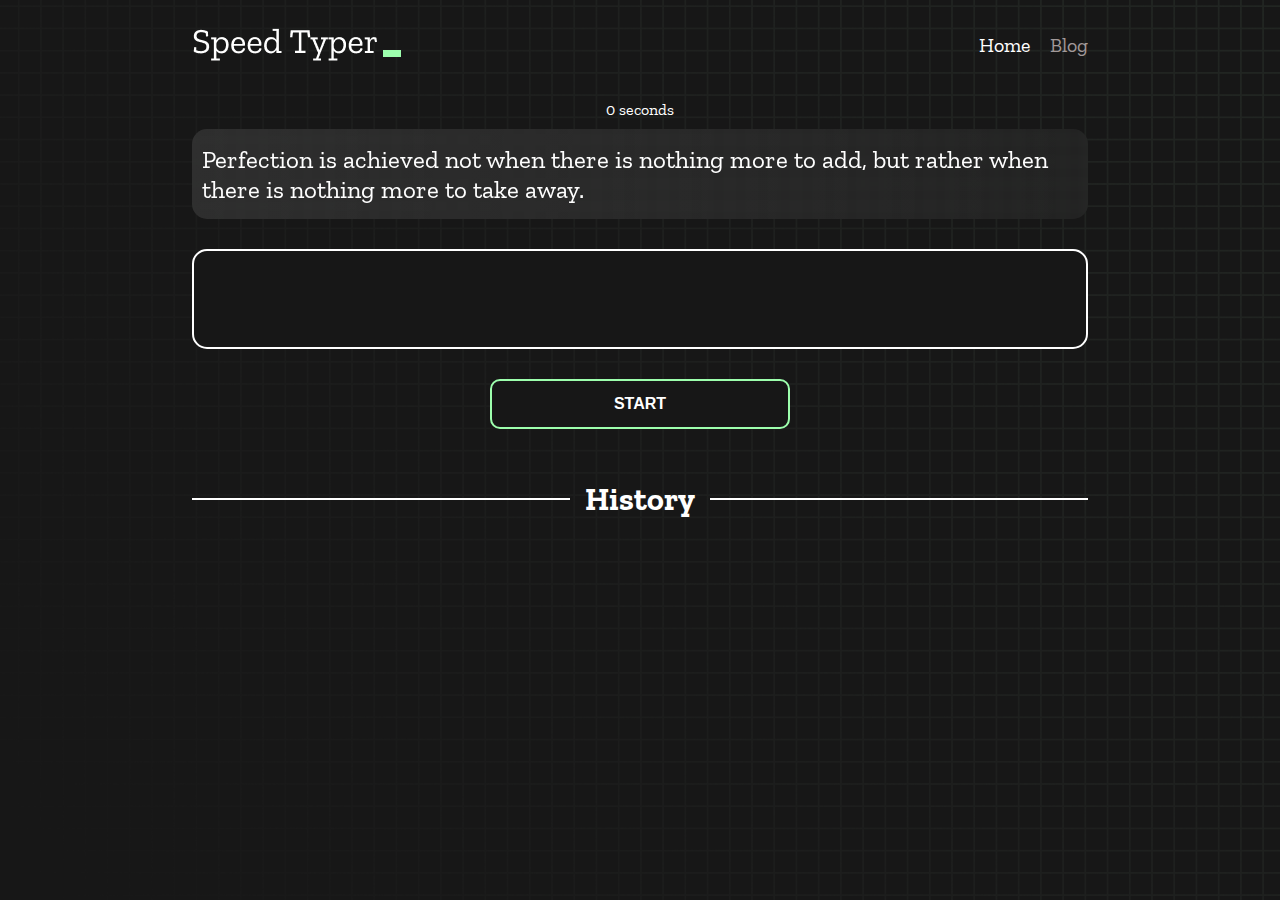
<file: index.html>
<!DOCTYPE html>
<html lang="en">
  <head>
    <meta charset="UTF-8" />
    <meta http-equiv="X-UA-Compatible" content="IE=edge" />
    <meta name="viewport" content="width=device-width, initial-scale=1.0" />
    <title>Typing Master</title>
    <link rel="stylesheet" href="styles.css" />
    <link rel="preconnect" href="https://fonts.googleapis.com" />
    <link rel="preconnect" href="https://fonts.gstatic.com" crossorigin />
    <link
      href="https://fonts.googleapis.com/css2?family=Zilla+Slab:wght@300;400;500&display=swap"
      rel="stylesheet"
    />
  </head>
  <body>
   <nav class="box-container nav">
    <h1 class="title"><img src="./logo.png" /></h1>
    <ul>
      <li><a class="active" href="index.html">Home</a></li>
      <li><a href="blog.html">Blog</a></li>
    </ul>
   </nav>

    <div id="show-time">0 seconds</div>

    <div class="box-container">
      <div id="question"></div>

      <div id="display" class="inactive"></div>

      <div class="buttons">
        <button id="start">START</button>
      </div>

      <div class="divider-container">
        <div class="line"></div>
        <h1 class="title2">History</h1>
        <div class="line"></div>
      </div>
      <div id="histories"></div>
    </div>

    <div id="countdown"></div>
    <div id="modal-background" class="hidden"></div>
    <div id="result" class="hidden"></div>

    <script src="./history.js"></script>
    <script src="./script.js"></script>
  </body>
</html>
</file>
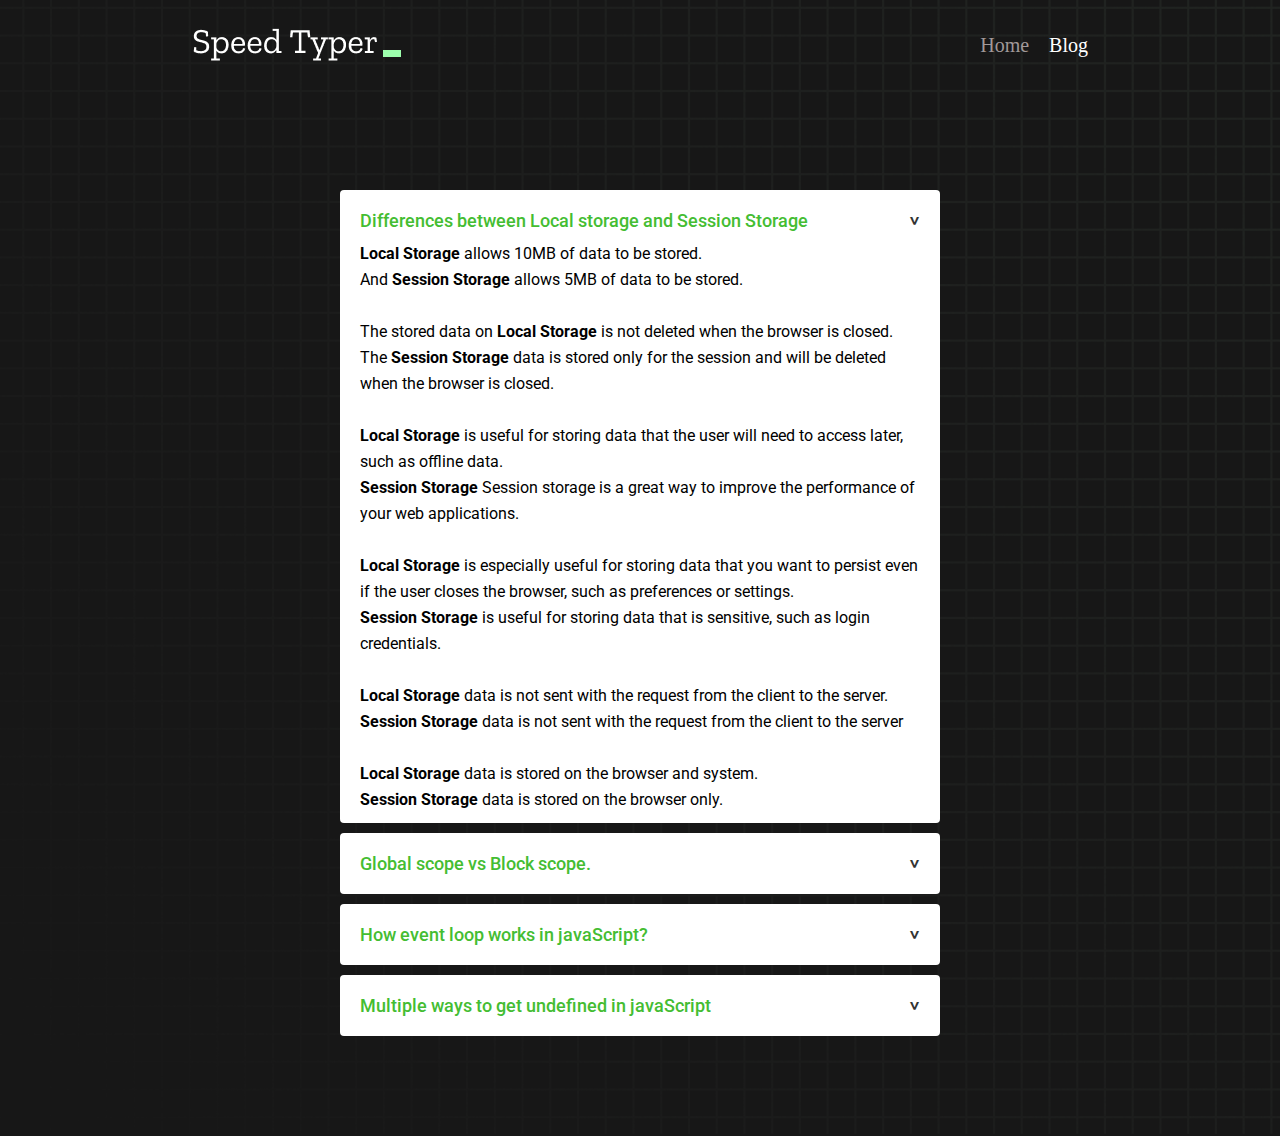
<file: blog.html>
<!DOCTYPE html>
<html lang="en">
<head>
    <meta charset="UTF-8">
    <meta http-equiv="X-UA-Compatible" content="IE=edge">
    <meta name="viewport" content="width=device-width, initial-scale=1.0">
    <title>Typing Master | blogs</title>
    <!-- bootstrap css cdn -->
    <!-- <link rel="stylesheet" href="https://cdn.jsdelivr.net/npm/bootstrap@5.2.1/dist/css/bootstrap.min.css"> -->
    <!-- custom css -->
    <link rel="stylesheet" href="./styles.css">
</head>
<body>
    
    <!-- nav -->
    <nav class="box-container nav">
        <h1 class="title"><img src="./logo.png" /></h1>
        <ul>
          <li><a href="index.html">Home</a></li>
          <li><a class="active" href="blog.html">Blog</a></li>
        </ul>
    </nav>

    <!-- Blogs -->
    <ul id="blogs">
        <li>
            <label class="label">Differences between Local storage and Session Storage <span>&#x3e;</span></label>
            
            <div class="content show">
                <p>
                    <strong>Local Storage</strong> allows 10MB of data to be stored. <br> And <strong>Session Storage</strong> allows 5MB of data to be stored.
                </p> <br>
                <p>
                    The stored data on <strong>Local Storage</strong> is not deleted when the browser is closed. <br>
                    The <strong>Session Storage</strong> data is stored only for the session and will be deleted when the browser is closed.
                </p> <br>
                <p>
                    <strong>Local Storage</strong> is useful for storing data that the user will need to access later, such as offline data. <br>
                    <strong>Session Storage</strong> Session storage is a great way to improve the performance of your web applications.
                </p> <br>
                <p>
                    <strong>Local Storage</strong> is especially useful for storing data that you want to persist even if the user closes the browser, such as preferences or settings. <br>
                    <strong>Session Storage</strong> is useful for storing data that is sensitive, such as login credentials.
                </p> <br>
                <p>
                    <strong>Local Storage</strong> data is not sent with the request from the client to the server. <br>
                    <strong>Session Storage</strong> data is not sent with the request from the client to the server
                </p> <br>
                <p>
                    <strong>Local Storage</strong> data is stored on the browser and system. <br>
                    <strong>Session Storage</strong> data is stored on the browser only.
                </p>
            </div>
        </li>
        <li>
            <label class="label">Global scope vs Block scope. <span>&#x3e;</span></label>
            
            <div class="content">
                <p>
                    In a programming environment, the <strong>global scope</strong> is the scope that contains, and is visible in, all other scopes. <br>

                    In client-side JavaScript, the <strong>global scope</strong> is generally the web page inside which all the code is being executed. <br> <br>

                    <strong>Block Scope:</strong> A variable when declared inside the if or switch conditions or inside for or while loops, are accessible within that particular condition or loop. To be consise the variables declared inside the curly braces are called as within block scope.
                </p>
            </div>
        </li>
        <li>
            <label class="label">How event loop works in javaScript?<span>&#x3e;</span></label>
            
            <div class="content">
                <p>
                    <strong>Event Loop:</strong> JavaScript has a runtime model based on an event loop, which is responsible for executing the code, collecting and processing events, and executing queued sub-tasks. The event queue is responsible for sending new functions to the stack for processing. It follows the queue data structure to maintain the correct sequence in which all operations should be sent for execution.
                </p>
            </div>
        </li>
        <li>
            <label class="label">Multiple ways to get undefined in javaScript<span>&#x3e;</span></label>
            
            <div class="content">
                <p>
                    <strong>1) Accessing an uninitialized variable</strong> <br>
                    When you declare a variable and don’t initialize it to a value, the variable will have a value of undefined. <br> <br>

                    <strong>2) Accessing a non-existing property of an object</strong> <br>
                    If you access a non-existing property of an object, you’ll get undefined. <br> <br>

                    <strong>3) Function parameters</strong> <br>
                    Whwn you define a function with parameters but don't pass the arguments on invoking you will find undefined. <br> <br>

                    <strong>4) Functions return a value</strong> <br>
                    A function that doesn’t have a return statement implicitly returns undefined. <br> <br>

                    <strong>5) Accessing out-of-bounds array elements</strong> <br>
                    When you access an array element that is out-of-bounds, you’ll get the undefined value. <br> <br>
                </p>
            </div>
        </li>
    </ul>


    <script src="./blog.js"></script>
</body>
</html>
</file>
<file: styles.css>
@import url('https://fonts.googleapis.com/css2?family=Roboto:wght@100;300;400;500;700;900&display=swap');

* {
  padding: 0;
  margin: 0;
  box-sizing: border-box;
}

body {
  background-image: url("./bg.png");
  background-size: cover;
  background-position: left top;
  font-family: "Zilla Slab", serif;
}

.box-container {
  width: 70%;
  margin: 0 auto;
}

#question {
  height: fit-content;
  display: flex;
  align-items: center;
  justify-content: center;
  color: white;
  font-size: 25px;
  border-radius: 15px;
  background: rgb(255, 255, 255);
  background: linear-gradient(
    92.49deg,
    rgba(255, 255, 255, 0.1) 0.18%,
    rgba(255, 255, 255, 0.05) 99.85%
  );
  backdrop-filter: blur(5px);
  margin-bottom: 30px;
  padding: 15px 10px;
}

#display {
  height: fit-content;
  min-height: 100px;
  display: flex;
  flex-wrap: wrap;
  align-items: center;
  padding: 15px;
  color: white;
  font-size: 32px;
  background-color: #171717;
  border: 2px solid #9dffad;
  border-radius: 15px;
}

#countdown {
  position: fixed;
  height: 100vh;
  width: 100vw;
  background-color: rgba(0, 0, 0, 0.8);
  top: 0;
  left: 0;
  display: flex;
  align-items: center;
  justify-content: center;
  font-size: 3rem;
  color: white;
  display: none;
}
#result {
  position: fixed;
  top: 50%; 
  left: 50%;
  transform: translate(-50%, -50%);
  height: 250px;
  width: 400px;
  background-color: #171717;
  border-radius: 15px;
  border: 2px solid #9dffad;
  color: white;
  text-align: center;
  padding: 2rem;
}
#show-time{
  text-align: center;
  color: white;
  margin: 10px 0;
}

.green {
  color: #9dffad;
}
.red {
  color: #eb6565;
}
.bold {
  font-weight: 700;
}
.inactive {
  border: 2px solid white !important;
}
.hidden {
  display: none;
}
.title {
  /* text-align: center; */
  color: white;
  margin: 20px 0;
}

.nav{
  display: flex;
  justify-content: space-between;
  align-items: center;
}

/* nav */
.nav ul{
  display: flex;
  list-style-type: none;
}

.nav ul li{
  margin-left: 20px;
}

.nav ul li a{
  color: rgb(161, 153, 153);
  text-decoration: none;
  font-size: 20px;
}

.nav ul li a:hover{
  color: #9DFFAD;
}
.nav ul li a.active{
  color: white;
}
/* nav ends */

.divider-container {
  height: 80px;
  display: flex;
  justify-content: center;
  align-items: center;
  gap: 15px;
  margin: 0 auto;
}

.line {
  height: 2px;
  background: white;
  width: 100%;
}

.title2 {
  color: white;
  display: block;
}

.buttons {
  display: flex;
  justify-content: center;
  margin: 30px 0;
}
button {
  padding: 10px 20px;
  border: none;
  font-size: 16px;
  font-weight: bold;
  width: 300px;
  height: 50px;
  color: white;
  background-color: #171717;
  border-radius: 10px;
  border: 2px solid #9dffad;
  cursor: pointer;
}

#histories {
  display: flex;
  flex-wrap: wrap;
  justify-content: space-evenly;
  gap: 30px;
  margin-bottom: 20px;
}

.card {
  width: 30%;
  height: auto;
  padding: 50px;
  display: flex;
  flex-direction: column;
  justify-content: center;
  align-items: center;
  gap: 20px;
  padding: 20px 30px;
  color: white;
  border-radius: 15px;
  background: rgb(255, 255, 255);
  background: linear-gradient(
    92.49deg,
    rgba(255, 255, 255, 0.1) 0.18%,
    rgba(255, 255, 255, 0.05) 99.85%
  );
  backdrop-filter: blur(5px);
  /* margin-bottom: 30px; */
}

/* .card h3{
  text-align: center;
} */

#modal-background {
  background: rgb(255, 255, 255);
  background: linear-gradient(
    92.49deg,
    rgba(255, 255, 255, 0.1) 0.18%,
    rgba(255, 255, 255, 0.05) 99.85%
  );
  backdrop-filter: blur(5px);
  height: 100vh;
  width: 100%;
  position: fixed;
  top: 0;
}

@media only screen and (max-width: 700px) {
  .box-container {
    padding: 0 20px;
    width: 100%;
  }
  /* .card {
    flex-direction: column;
  } */
}

@media screen and (max-width: 890px) {
  .card {
    width: 45%;
  }
}

@media screen and (max-width: 570px){
  .card{
    width: 100%;
    text-align: center;
  }
  .nav{
    flex-direction: column;
    justify-content: center;
    align-items: center;
    margin-bottom: 30px;
  }
}



/* Blog section */
#blogs{
  margin: 100px auto;
  width: 600px;
  font-family: 'Roboto', sans-serif;
}
#blogs li{
  list-style: none;
  width: 100%;
  background: #fff;
  margin-bottom: 10px;
  padding: 10px;
  border-radius: 4px;
}
#blogs li label{
  display: flex;
  justify-content: space-between;
  align-items: center;
  padding: 10px;
  font-size: 18px;
  font-weight: 500;
  cursor: pointer;
  color: #44bd32;
}

#blogs li label span{
  transform : rotate(90deg);
  font-size: 18px;
  color: #333;
}

#blogs .content{
  padding: 0 10px;
  max-height: 0;
  line-height: 26px;
  overflow: hidden;
}

#blogs .content.show {
  max-height: fit-content;
}
</file>
